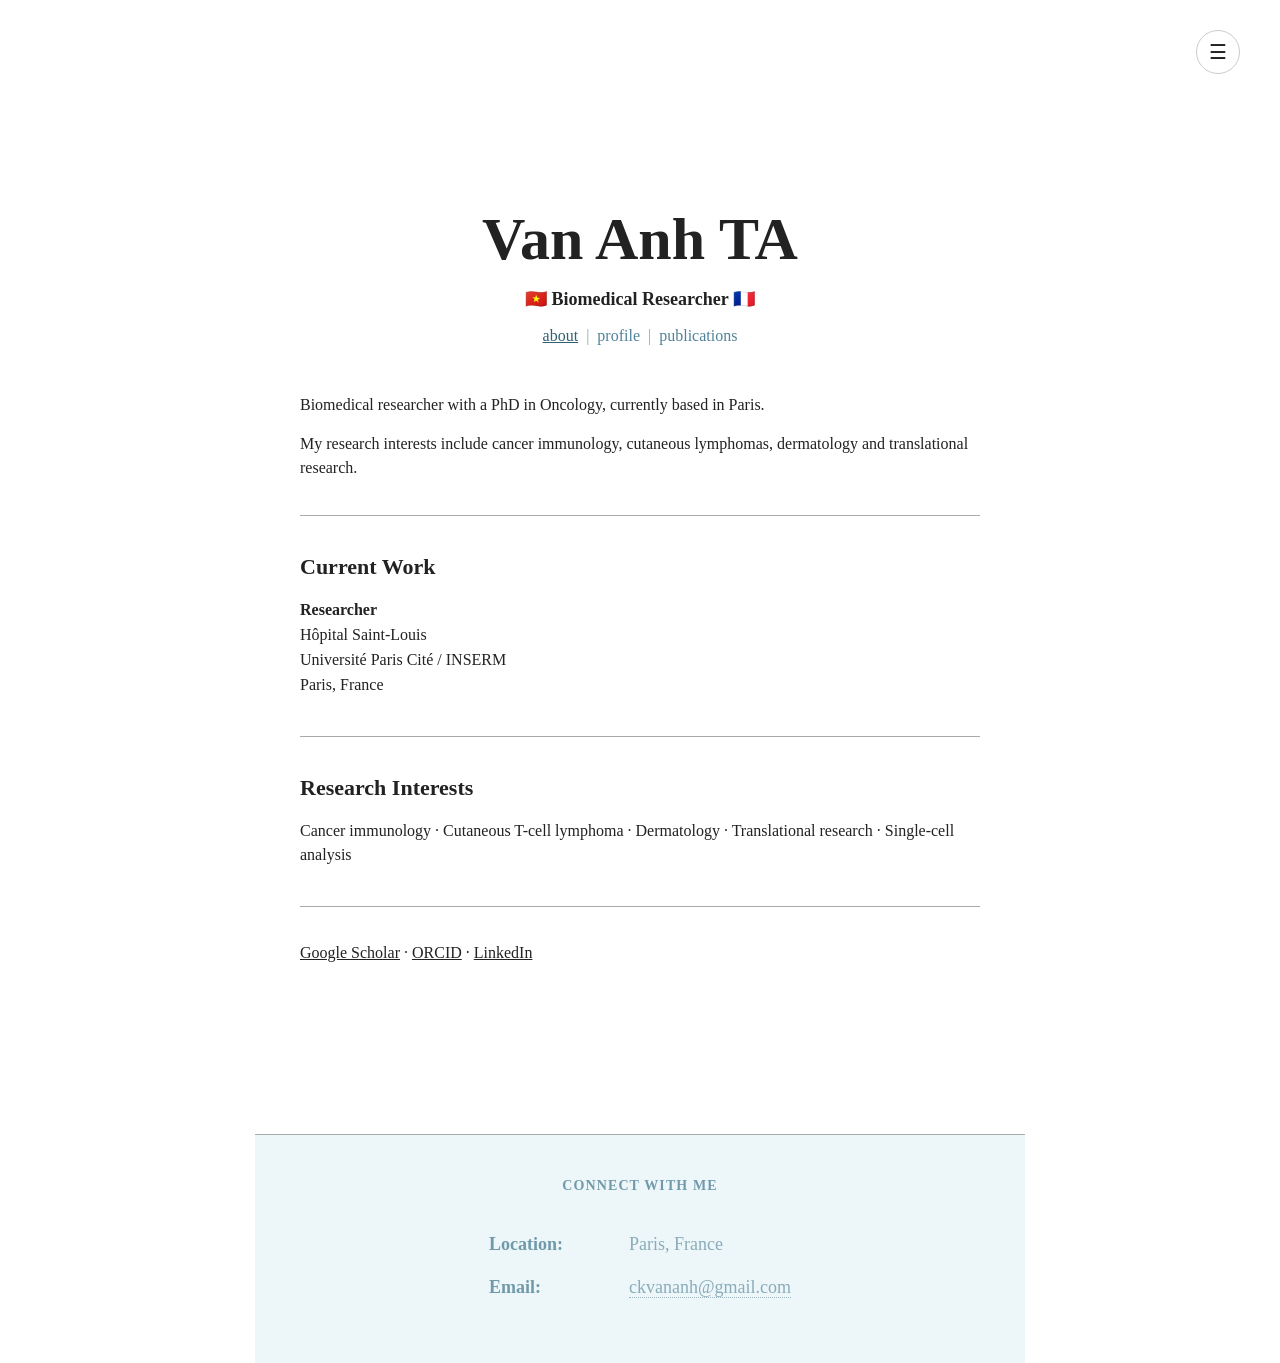
<file: index.html>
<!DOCTYPE html>
<html lang="en">
<head>
  <meta charset="UTF-8">

  <meta http-equiv="refresh" content="0; url=/en/">

  <script>
    window.location.replace("/en/");
  </script>

  <title>Van Anh TA</title>
</head>

<body>
  <p>
    Redirecting to
    <a href="/en/">English version</a>...
  </p>
</body>
</html>
</file>
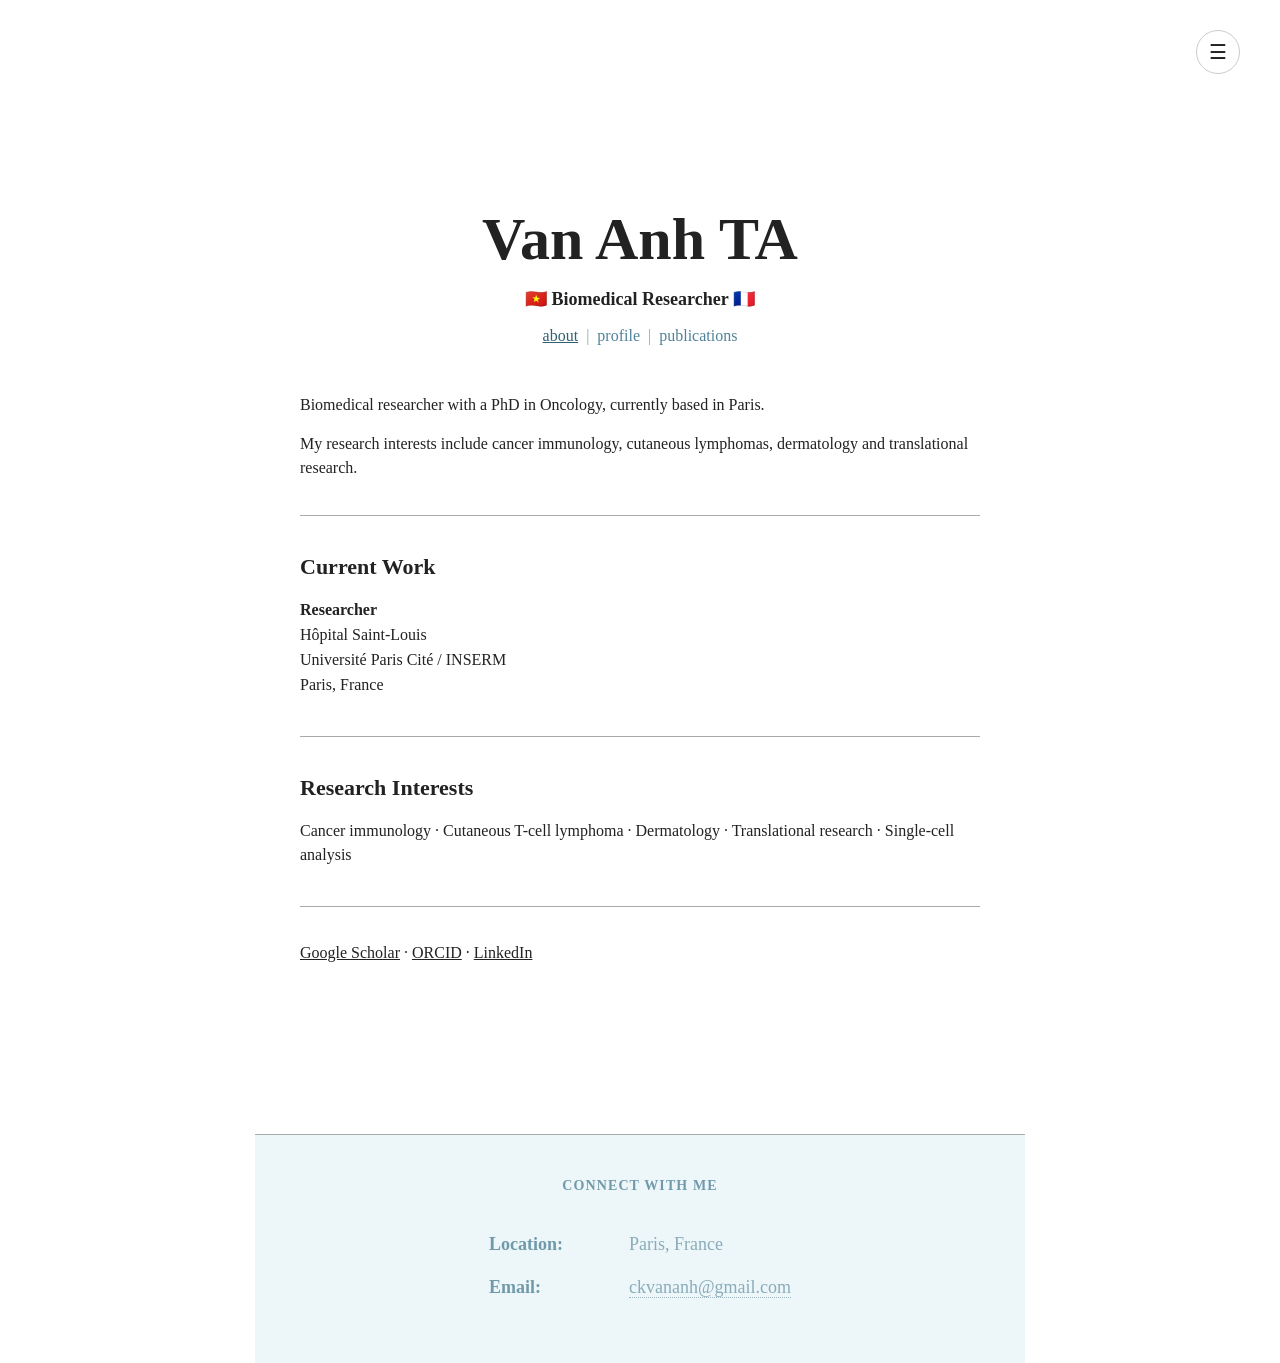
<file: en/index.html>
<!DOCTYPE html>
<html lang="en">

<head>
  <meta charset="UTF-8">

  <meta
    name="viewport"
    content="width=device-width, initial-scale=1.0"
  >

  <title>Van Anh TA</title>

  <meta
    name="description"
    content="Van Anh TA - Biomedical Researcher in oncology, immunology and dermatology."
  >

  <link
    rel="stylesheet"
    href="/assets/css/style.css"
  >
</head>


<body>

<div class="top-menu">

  <details class="dropdown">
    <summary>☰</summary>

    <div class="dropdown-menu">
      <div class="dropdown-divider"></div>
      <div class="dropdown-title">LANGUAGE</div>
      <a href="/en/">🇬🇧 English</a>
      <!-- Enable later -->
      <span class="disabled">🇫🇷 Français</span>
      <span class="disabled">🇻🇳 Tiếng Việt</span>

    </div>
  </details>

</div>

<div class="container">

  <header class="site-header">

    <h1>Van Anh TA</h1>

    <p class="subtitle">
      🇻🇳 Biomedical Researcher 🇫🇷
    </p>

    <nav>
      <a href="/en/" class="active">about</a>
      <span>|</span>

      <a href="/en/profile/">profile</a>
      <span>|</span>

      <a href="/en/publications/">publications</a>
    </nav>

  </header>


  <main>

    <p>
      Biomedical researcher with a PhD in Oncology,
      currently based in Paris.
    </p>

    <p>
      My research interests include cancer immunology,
      cutaneous lymphomas, dermatology and translational research.
    </p>


    <hr>


    <section>

      <h2>Current Work</h2>

      <p>
        <strong>Researcher</strong><br>
        Hôpital Saint-Louis<br>
        Université Paris Cité / INSERM<br>
        Paris, France
      </p>

    </section>


    <hr>


    <section>

      <h2>Research Interests</h2>

      <p>
        Cancer immunology · Cutaneous T-cell lymphoma ·
        Dermatology · Translational research · Single-cell analysis
      </p>

    </section>


    <hr>


    <section>

      <p>
        <a href="#">Google Scholar</a>
        ·
        <a href="#">ORCID</a>
        ·
        <a href="#">LinkedIn</a>
      </p>

    </section>

  </main>

</div>

<footer class="contact-footer">
  <div class="contact-inner">

    <h2>CONNECT WITH ME</h2>

    <div class="contact-list">

      <div class="contact-row">
        <div class="contact-label">Location:</div>
        <div class="contact-value">Paris, France</div>
      </div>

      <div class="contact-row">
        <div class="contact-label">Email:</div>
        <div class="contact-value">
          <a href="mailto:ckvananh@gmail.com">
            ckvananh@gmail.com
          </a>
        </div>
      </div>

    </div>

  </div>
</footer>

</body>
</html>
</file>
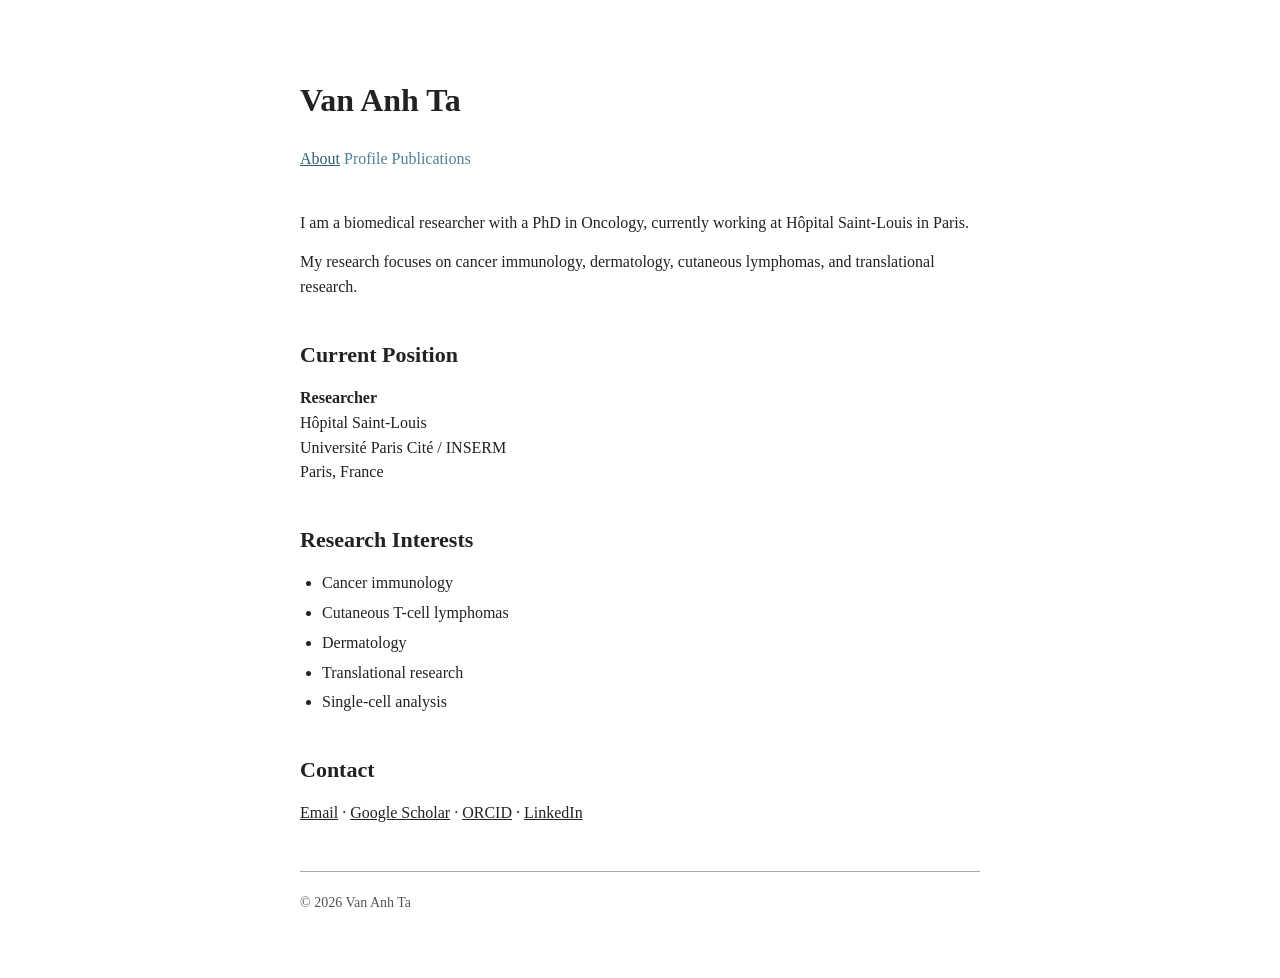
<file: fr/index.html>
<!DOCTYPE html>
<html lang="en">
<head>
  <meta charset="UTF-8">
  <meta name="viewport" content="width=device-width, initial-scale=1.0">

  <title>Van Anh Ta</title>
  <meta
    name="description"
    content="Academic profile of Van Anh Ta - biomedical researcher in oncology and immunology."
  >

  <link rel="stylesheet" href="/assets/css/style.css">
</head>

<body>

  <div class="container">

    <!-- Header -->
    <header>
      <h1>Van Anh Ta</h1>

      <nav>
        <a href="/" class="active">About</a>
        <a href="/profile/">Profile</a>
        <a href="/publications/">Publications</a>
      </nav>
    </header>

    <main>

      <!-- About -->
      <section class="intro">
        <p>
          I am a biomedical researcher with a PhD in Oncology,
          currently working at Hôpital Saint-Louis in Paris.
        </p>

        <p>
          My research focuses on cancer immunology, dermatology,
          cutaneous lymphomas, and translational research.
        </p>
      </section>


      <!-- Current position -->
      <section>
        <h2>Current Position</h2>

        <p>
          <strong>Researcher</strong><br>
          Hôpital Saint-Louis<br>
          Université Paris Cité / INSERM<br>
          Paris, France
        </p>
      </section>


      <!-- Research interests -->
      <section>
        <h2>Research Interests</h2>

        <ul>
          <li>Cancer immunology</li>
          <li>Cutaneous T-cell lymphomas</li>
          <li>Dermatology</li>
          <li>Translational research</li>
          <li>Single-cell analysis</li>
        </ul>
      </section>


      <!-- Contact -->
      <section>
        <h2>Contact</h2>

        <p>
          <a href="mailto:your.email@example.com">Email</a>
          ·
          <a href="#" target="_blank">Google Scholar</a>
          ·
          <a href="#" target="_blank">ORCID</a>
          ·
          <a href="#" target="_blank">LinkedIn</a>
        </p>
      </section>

    </main>


    <!-- Footer -->
    <footer>
      <p>© 2026 Van Anh Ta</p>
    </footer>

  </div>

</body>
</html>
</file>
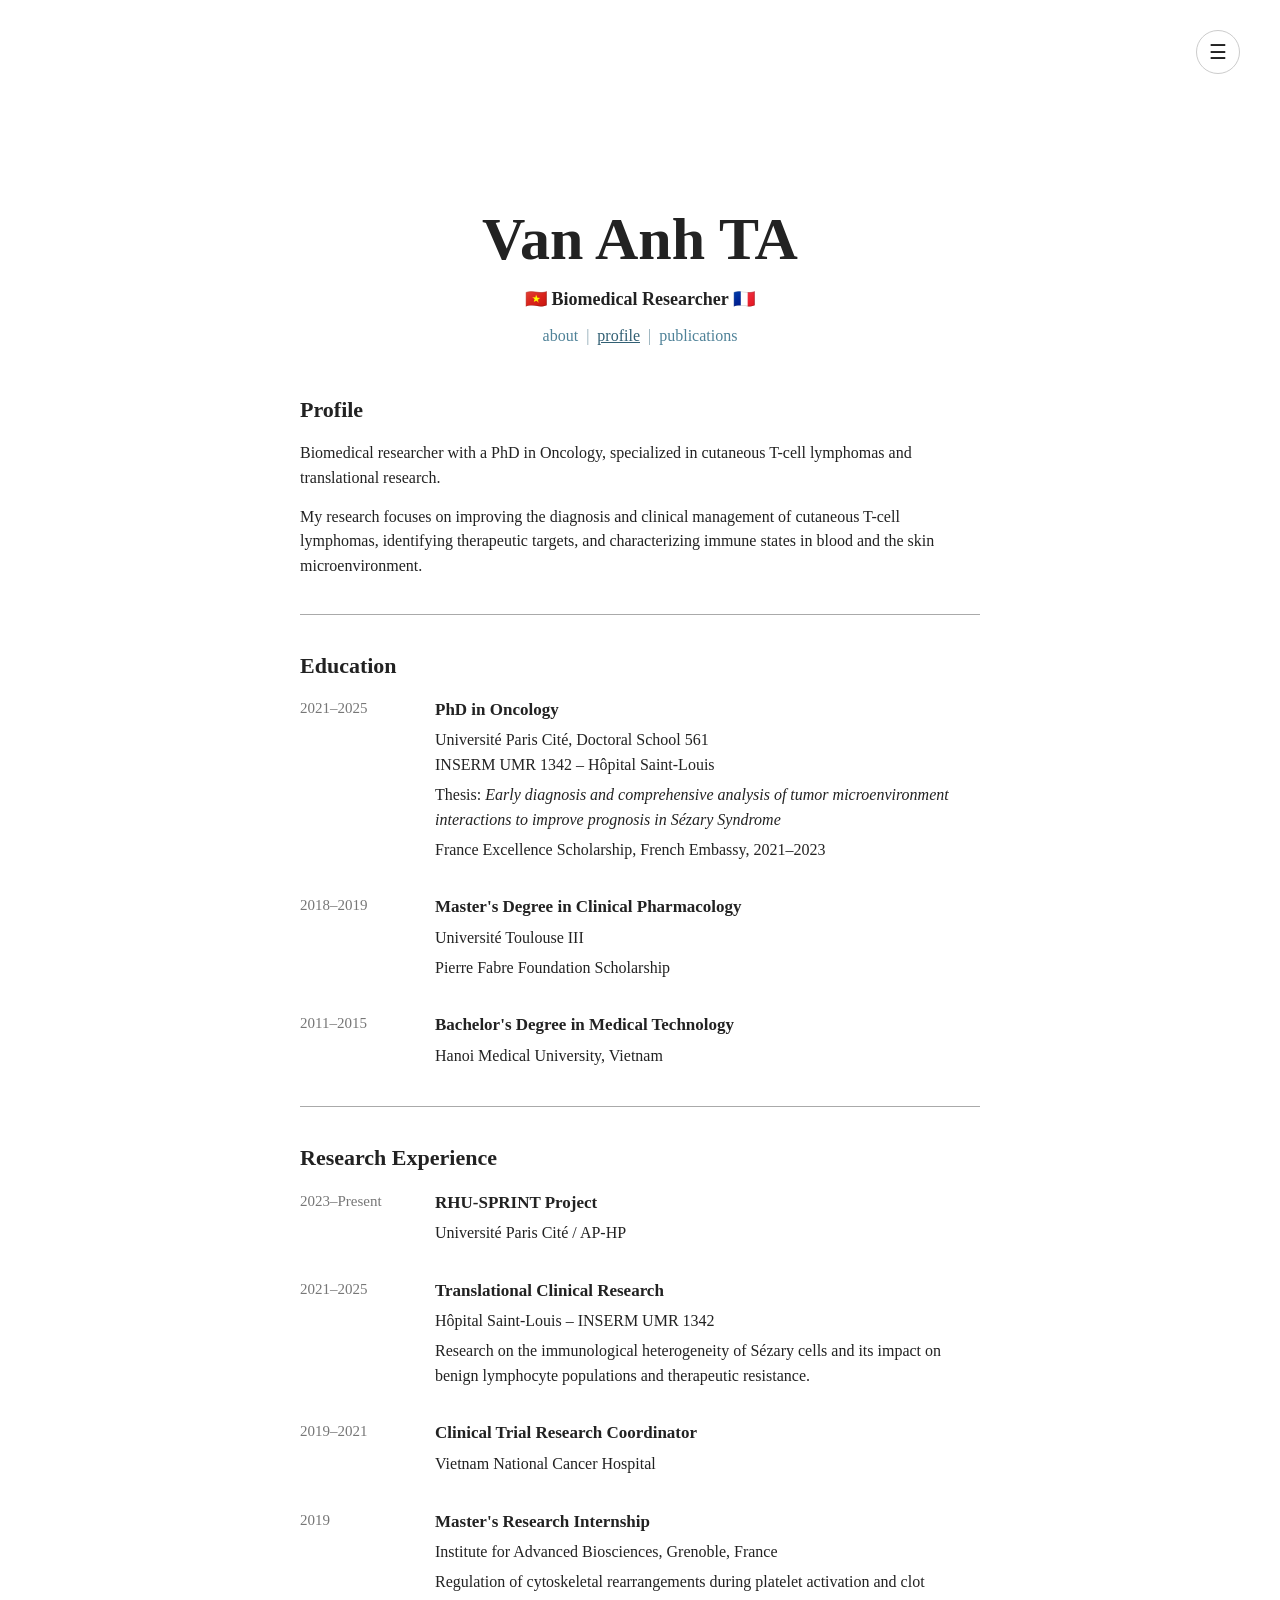
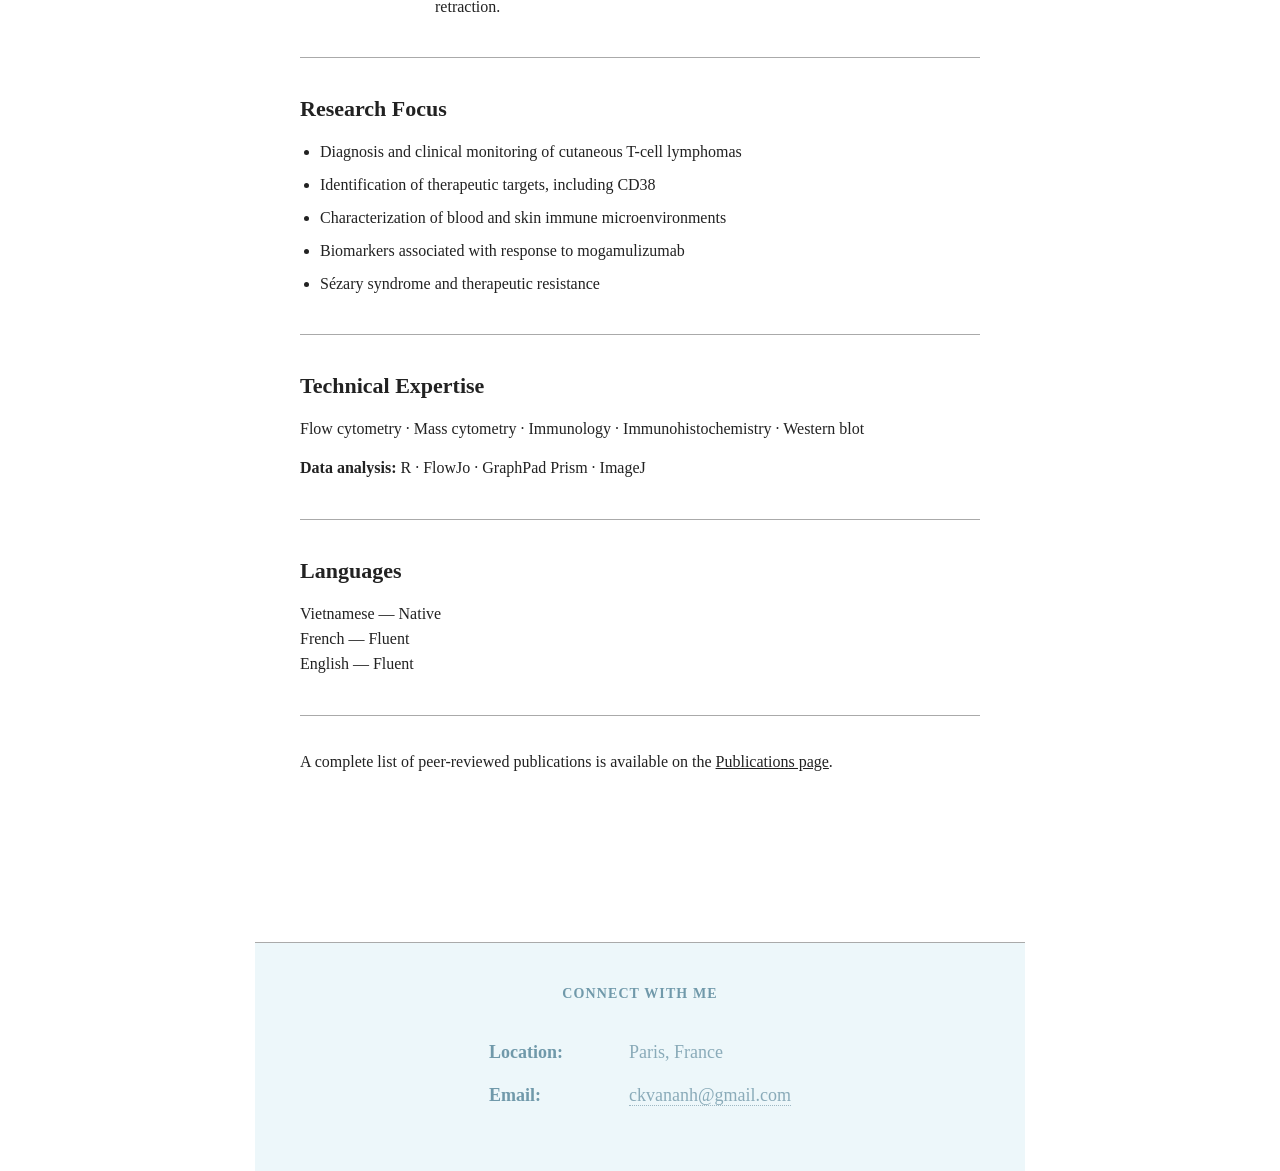
<file: en/profile/index.html>
<!DOCTYPE html>
<html lang="en">

<head>
  <meta charset="UTF-8">

  <meta
    name="viewport"
    content="width=device-width, initial-scale=1.0"
  >

  <title>Profile | Van Anh TA</title>

  <meta
    name="description"
    content="Academic profile of Van Anh TA, biomedical researcher specialized in cutaneous T-cell lymphomas, cancer immunology and translational research."
  >

  <link
    rel="stylesheet"
    href="/assets/css/style.css"
  >
</head>


<body>

  <!-- =========================
       Dropdown
  ========================== -->

  <div class="top-menu">

    <details class="dropdown">

      <summary>☰</summary>

      <div class="dropdown-menu">

        <div class="dropdown-title">PAGE</div>

        <a href="/en/">About</a>
        <a href="/en/profile/">Profile</a>
        <a href="/en/publications/">Publications</a>

        <div class="dropdown-divider"></div>

        <div class="dropdown-title">LANGUAGE</div>

        <a href="/en/profile/">🇬🇧 English</a>

        <span class="disabled">🇫🇷 Français</span>
        <span class="disabled">🇻🇳 Tiếng Việt</span>

      </div>

    </details>

  </div>


  <!-- =========================
       Header
  ========================== -->

  <div class="container">

    <header class="site-header">

      <h1>Van Anh TA</h1>

      <p class="subtitle">
        🇻🇳 Biomedical Researcher 🇫🇷
      </p>

      <nav>
        <a href="/en/">about</a>
        <span>|</span>

        <a href="/en/profile/" class="active">profile</a>
        <span>|</span>

        <a href="/en/publications/">publications</a>
      </nav>

    </header>


    <!-- =========================
         Profile
    ========================== -->

    <main>

      <section class="profile-intro">

        <h2>Profile</h2>

        <p>
          Biomedical researcher with a PhD in Oncology,
          specialized in cutaneous T-cell lymphomas and
          translational research.
        </p>

        <p>
          My research focuses on improving the diagnosis and
          clinical management of cutaneous T-cell lymphomas,
          identifying therapeutic targets, and characterizing
          immune states in blood and the skin microenvironment.
        </p>

      </section>


      <hr>


      <!-- Education -->

      <section>

        <h2>Education</h2>

        <div class="profile-entry">

          <div class="profile-year">
            2021–2025
          </div>

          <div class="profile-content">

            <strong>PhD in Oncology</strong>

            <p>
              Université Paris Cité, Doctoral School 561<br>
              INSERM UMR 1342 – Hôpital Saint-Louis
            </p>

            <p>
              Thesis:
              <em>
                Early diagnosis and comprehensive analysis of
                tumor microenvironment interactions to improve
                prognosis in Sézary Syndrome
              </em>
            </p>

            <p>
              France Excellence Scholarship,
              French Embassy, 2021–2023
            </p>

          </div>

        </div>


        <div class="profile-entry">

          <div class="profile-year">
            2018–2019
          </div>

          <div class="profile-content">

            <strong>
              Master's Degree in Clinical Pharmacology
            </strong>

            <p>
              Université Toulouse III
            </p>

            <p>
              Pierre Fabre Foundation Scholarship
            </p>

          </div>

        </div>


        <div class="profile-entry">

          <div class="profile-year">
            2011–2015
          </div>

          <div class="profile-content">

            <strong>
              Bachelor's Degree in Medical Technology
            </strong>

            <p>
              Hanoi Medical University, Vietnam
            </p>

          </div>

        </div>

      </section>


      <hr>


      <!-- Research Experience -->

      <section>

        <h2>Research Experience</h2>


        <div class="profile-entry">

          <div class="profile-year">
            2023–Present
          </div>

          <div class="profile-content">

            <strong>RHU-SPRINT Project</strong>

            <p>
              Université Paris Cité / AP-HP
            </p>

          </div>

        </div>


        <div class="profile-entry">

          <div class="profile-year">
            2021–2025
          </div>

          <div class="profile-content">

            <strong>
              Translational Clinical Research
            </strong>

            <p>
              Hôpital Saint-Louis – INSERM UMR 1342
            </p>

            <p>
              Research on the immunological heterogeneity
              of Sézary cells and its impact on benign
              lymphocyte populations and therapeutic resistance.
            </p>

          </div>

        </div>


        <div class="profile-entry">

          <div class="profile-year">
            2019–2021
          </div>

          <div class="profile-content">

            <strong>
              Clinical Trial Research Coordinator
            </strong>

            <p>
              Vietnam National Cancer Hospital
            </p>

          </div>

        </div>


        <div class="profile-entry">

          <div class="profile-year">
            2019
          </div>

          <div class="profile-content">

            <strong>Master's Research Internship</strong>

            <p>
              Institute for Advanced Biosciences,
              Grenoble, France
            </p>

            <p>
              Regulation of cytoskeletal rearrangements
              during platelet activation and clot retraction.
            </p>

          </div>

        </div>

      </section>


      <hr>


      <!-- Scientific Contributions -->

      <section>

        <h2>Research Focus</h2>

        <ul class="research-list">

          <li>
            Diagnosis and clinical monitoring of
            cutaneous T-cell lymphomas
          </li>

          <li>
            Identification of therapeutic targets,
            including CD38
          </li>

          <li>
            Characterization of blood and skin
            immune microenvironments
          </li>

          <li>
            Biomarkers associated with response
            to mogamulizumab
          </li>

          <li>
            Sézary syndrome and therapeutic resistance
          </li>

        </ul>

      </section>


      <hr>


      <!-- Technical Expertise -->

      <section>

        <h2>Technical Expertise</h2>

        <p>
          Flow cytometry · Mass cytometry · Immunology ·
          Immunohistochemistry · Western blot
        </p>

        <p>
          <strong>Data analysis:</strong>
          R · FlowJo · GraphPad Prism · ImageJ
        </p>

      </section>


      <hr>


      <!-- Languages -->

      <section>

        <h2>Languages</h2>

        <p>
          Vietnamese — Native<br>
          French — Fluent<br>
          English — Fluent
        </p>

      </section>


      <hr>


      <!-- Publications link -->

      <section>

        <p>
          A complete list of peer-reviewed publications
          is available on the
          <a href="/en/publications/">Publications page</a>.
        </p>

      </section>

    </main>

  </div>


  <!-- =========================
       Contact Footer
  ========================== -->

  <footer class="contact-footer">

    <div class="contact-inner">

      <h2>CONNECT WITH ME</h2>

      <div class="contact-list">

        <div class="contact-row">

          <div class="contact-label">
            Location:
          </div>

          <div class="contact-value">
            Paris, France
          </div>

        </div>


        <div class="contact-row">

          <div class="contact-label">
            Email:
          </div>

          <div class="contact-value">

            <a href="mailto:ckvananh@gmail.com">
              ckvananh@gmail.com
            </a>

          </div>

        </div>

      </div>

    </div>

  </footer>

</body>

</html>
</file>
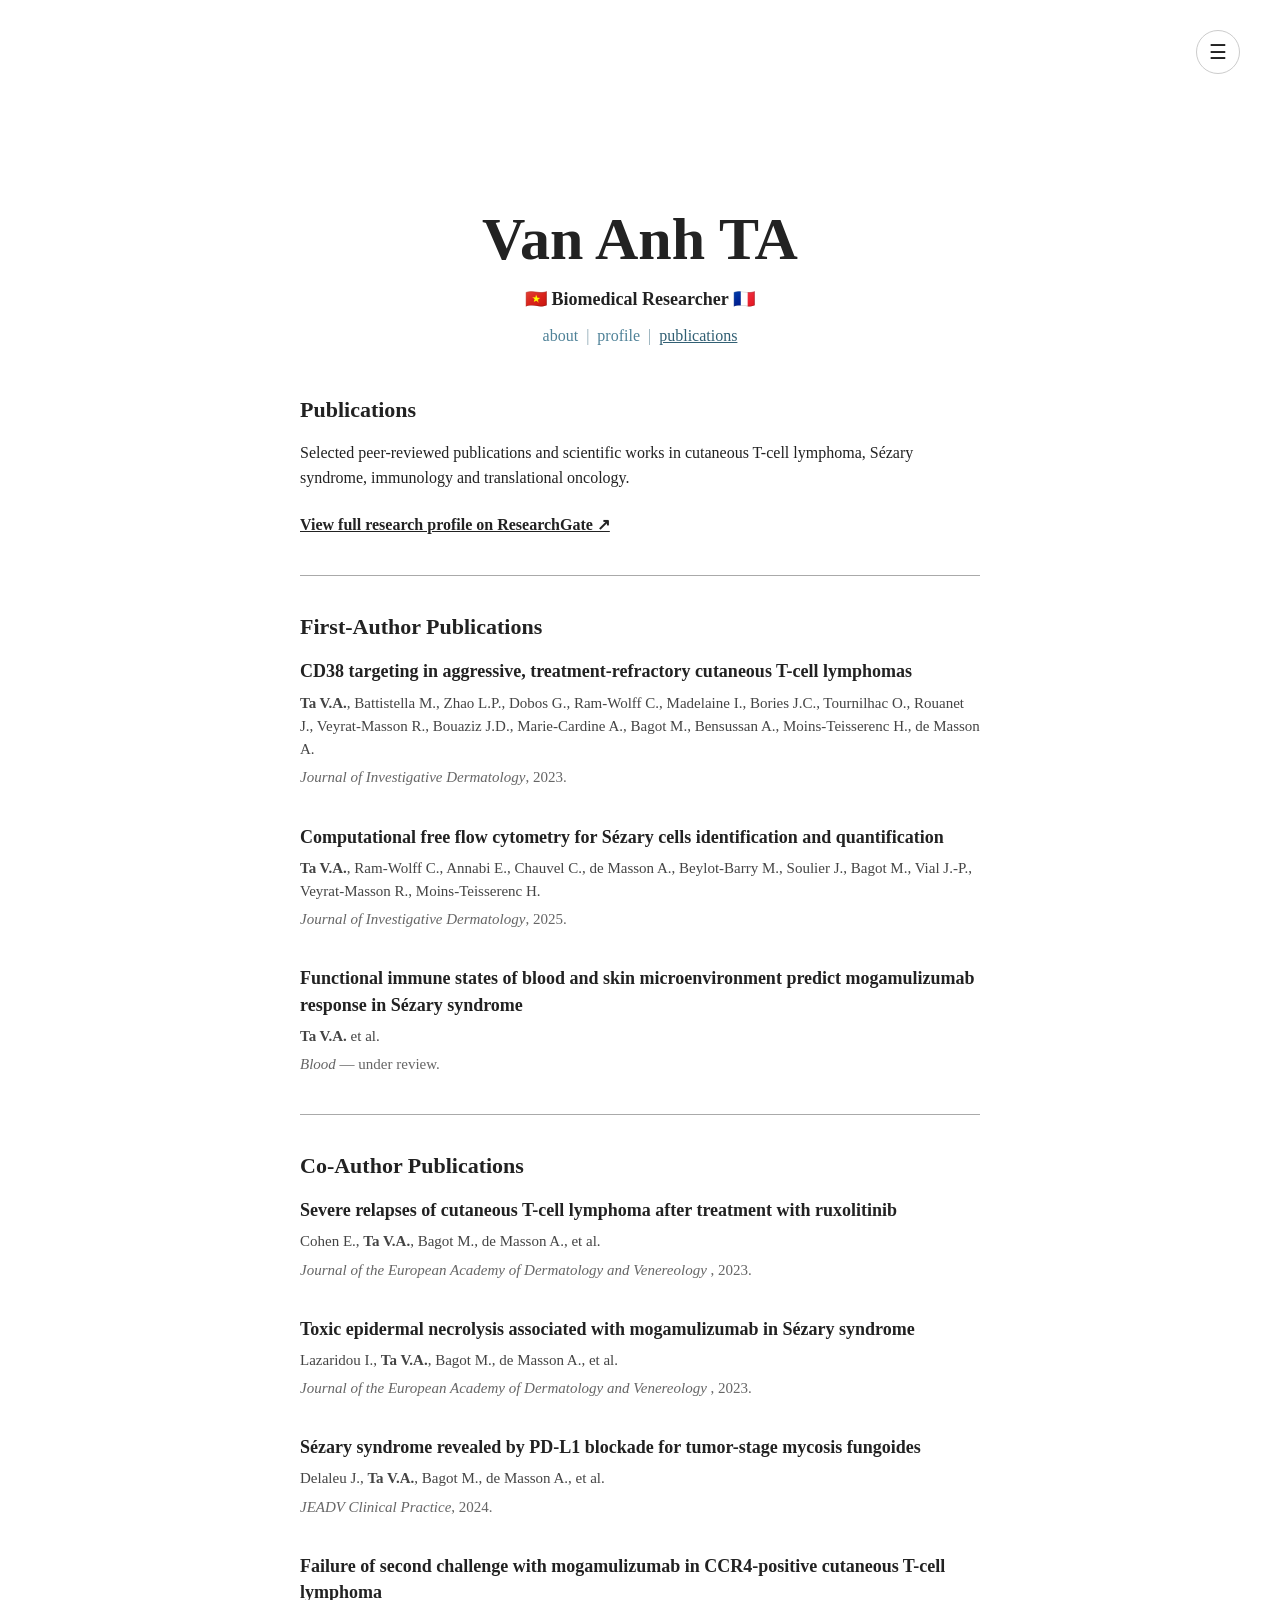
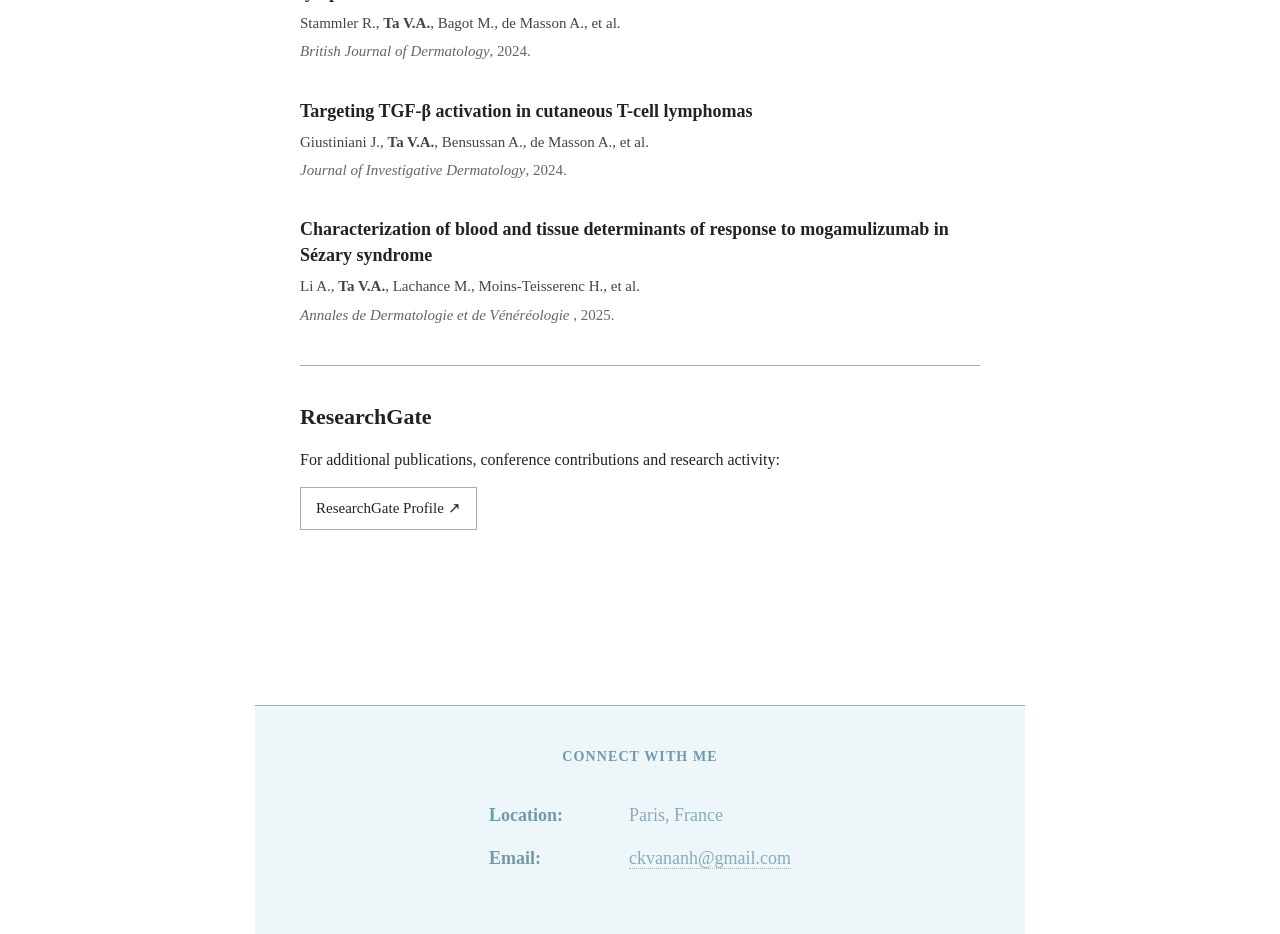
<file: en/publications/index.html>
<!DOCTYPE html>
<html lang="en">

<head>
  <meta charset="UTF-8">

  <meta
    name="viewport"
    content="width=device-width, initial-scale=1.0"
  >

  <title>Publications | Van Anh TA</title>

  <meta
    name="description"
    content="Scientific publications of Van Anh TA in cutaneous T-cell lymphoma, Sézary syndrome and cancer immunology."
  >

  <link
    rel="stylesheet"
    href="/assets/css/style.css"
  >
</head>


<body>

  <!-- =========================
       Dropdown
  ========================== -->

  <div class="top-menu">

    <details class="dropdown">

      <summary>☰</summary>

      <div class="dropdown-menu">

        <div class="dropdown-title">PAGE</div>

        <a href="/en/">About</a>
        <a href="/en/profile/">Profile</a>
        <a href="/en/publications/">Publications</a>

        <div class="dropdown-divider"></div>

        <div class="dropdown-title">LANGUAGE</div>

        <a href="/en/publications/">🇬🇧 English</a>
        <span class="disabled">🇫🇷 Français</span>
        <span class="disabled">🇻🇳 Tiếng Việt</span>

      </div>

    </details>

  </div>


  <!-- =========================
       Header
  ========================== -->

  <div class="container">

    <header class="site-header">

      <h1>Van Anh TA</h1>

      <p class="subtitle">
        🇻🇳 Biomedical Researcher 🇫🇷
      </p>

      <nav>
        <a href="/en/">about</a>
        <span>|</span>

        <a href="/en/profile/">profile</a>
        <span>|</span>

        <a href="/en/publications/" class="active">publications</a>
      </nav>

    </header>


    <!-- =========================
         Publications
    ========================== -->

    <main>

      <section>

        <h2>Publications</h2>

        <p>
          Selected peer-reviewed publications and scientific works
          in cutaneous T-cell lymphoma, Sézary syndrome,
          immunology and translational oncology.
        </p>

        <p class="researchgate-link">
          <a
            href="https://www.researchgate.net/profile/Ta-Thi-Van-Anh/research"
            target="_blank"
            rel="noopener noreferrer"
          >
            View full research profile on ResearchGate ↗
          </a>
        </p>

      </section>


      <hr>


      <!-- =========================
           First-author
      ========================== -->

      <section>

        <h2>First-Author Publications</h2>


        <article class="publication">

          <p class="publication-title">
            CD38 targeting in aggressive,
            treatment-refractory cutaneous T-cell lymphomas
          </p>

          <p class="publication-authors">
            <strong>Ta V.A.</strong>,
            Battistella M.,
            Zhao L.P.,
            Dobos G.,
            Ram-Wolff C.,
            Madelaine I.,
            Bories J.C.,
            Tournilhac O.,
            Rouanet J.,
            Veyrat-Masson R.,
            Bouaziz J.D.,
            Marie-Cardine A.,
            Bagot M.,
            Bensussan A.,
            Moins-Teisserenc H.,
            de Masson A.
          </p>

          <p class="publication-journal">
            <em>Journal of Investigative Dermatology</em>,
            2023.
          </p>

        </article>


        <article class="publication">

          <p class="publication-title">
            Computational free flow cytometry for
            Sézary cells identification and quantification
          </p>

          <p class="publication-authors">
            <strong>Ta V.A.</strong>,
            Ram-Wolff C.,
            Annabi E.,
            Chauvel C.,
            de Masson A.,
            Beylot-Barry M.,
            Soulier J.,
            Bagot M.,
            Vial J.-P.,
            Veyrat-Masson R.,
            Moins-Teisserenc H.
          </p>

          <p class="publication-journal">
            <em>Journal of Investigative Dermatology</em>,
            2025.
          </p>

        </article>


        <article class="publication">

          <p class="publication-title">
            Functional immune states of blood and skin
            microenvironment predict mogamulizumab response
            in Sézary syndrome
          </p>

          <p class="publication-authors">
            <strong>Ta V.A.</strong> et al.
          </p>

          <p class="publication-journal">
            <em>Blood</em> — under review.
          </p>

        </article>

      </section>


      <hr>


      <!-- =========================
           Co-author
      ========================== -->

      <section>

        <h2>Co-Author Publications</h2>


        <article class="publication">

          <p class="publication-title">
            Severe relapses of cutaneous T-cell lymphoma
            after treatment with ruxolitinib
          </p>

          <p class="publication-authors">
            Cohen E.,
            <strong>Ta V.A.</strong>,
            Bagot M.,
            de Masson A.,
            et al.
          </p>

          <p class="publication-journal">
            <em>
              Journal of the European Academy of Dermatology
              and Venereology
            </em>,
            2023.
          </p>

        </article>


        <article class="publication">

          <p class="publication-title">
            Toxic epidermal necrolysis associated with
            mogamulizumab in Sézary syndrome
          </p>

          <p class="publication-authors">
            Lazaridou I.,
            <strong>Ta V.A.</strong>,
            Bagot M.,
            de Masson A.,
            et al.
          </p>

          <p class="publication-journal">
            <em>
              Journal of the European Academy of Dermatology
              and Venereology
            </em>,
            2023.
          </p>

        </article>


        <article class="publication">

          <p class="publication-title">
            Sézary syndrome revealed by PD-L1 blockade
            for tumor-stage mycosis fungoides
          </p>

          <p class="publication-authors">
            Delaleu J.,
            <strong>Ta V.A.</strong>,
            Bagot M.,
            de Masson A.,
            et al.
          </p>

          <p class="publication-journal">
            <em>JEADV Clinical Practice</em>,
            2024.
          </p>

        </article>


        <article class="publication">

          <p class="publication-title">
            Failure of second challenge with mogamulizumab
            in CCR4-positive cutaneous T-cell lymphoma
          </p>

          <p class="publication-authors">
            Stammler R.,
            <strong>Ta V.A.</strong>,
            Bagot M.,
            de Masson A.,
            et al.
          </p>

          <p class="publication-journal">
            <em>British Journal of Dermatology</em>,
            2024.
          </p>

        </article>


        <article class="publication">

          <p class="publication-title">
            Targeting TGF-β activation
            in cutaneous T-cell lymphomas
          </p>

          <p class="publication-authors">
            Giustiniani J.,
            <strong>Ta V.A.</strong>,
            Bensussan A.,
            de Masson A.,
            et al.
          </p>

          <p class="publication-journal">
            <em>Journal of Investigative Dermatology</em>,
            2024.
          </p>

        </article>


        <article class="publication">

          <p class="publication-title">
            Characterization of blood and tissue determinants
            of response to mogamulizumab in Sézary syndrome
          </p>

          <p class="publication-authors">
            Li A.,
            <strong>Ta V.A.</strong>,
            Lachance M.,
            Moins-Teisserenc H.,
            et al.
          </p>

          <p class="publication-journal">
            <em>
              Annales de Dermatologie et de Vénéréologie
            </em>,
            2025.
          </p>

        </article>

      </section>


      <hr>


      <!-- =========================
           ResearchGate
      ========================== -->

      <section class="researchgate-section">

        <h2>ResearchGate</h2>

        <p>
          For additional publications, conference contributions
          and research activity:
        </p>

        <p>
          <a
            class="researchgate-button"
            href="https://www.researchgate.net/profile/Ta-Thi-Van-Anh/research"
            target="_blank"
            rel="noopener noreferrer"
          >
            ResearchGate Profile ↗
          </a>
        </p>

      </section>

    </main>

  </div>


  <!-- =========================
       Footer
  ========================== -->

  <footer class="contact-footer">

    <div class="contact-inner">

      <h2>CONNECT WITH ME</h2>

      <div class="contact-list">

        <div class="contact-row">

          <div class="contact-label">
            Location:
          </div>

          <div class="contact-value">
            Paris, France
          </div>

        </div>


        <div class="contact-row">

          <div class="contact-label">
            Email:
          </div>

          <div class="contact-value">

            <a href="mailto:ckvananh@gmail.com">
              ckvananh@gmail.com
            </a>

          </div>

        </div>

      </div>

    </div>

  </footer>

</body>

</html>
</file>
<file: assets/css/style.css>
/* =========================
   Base
========================= */

html {
  background: #ffffff;
}

body {
  margin: 0;
  color: #222;
  background: #ffffff;

  font-family:
    Georgia,
    "Times New Roman",
    serif;

  font-size: 16px;
  line-height: 1.55;
}


/* =========================
   Main container
========================= */

.container {
  width: min(680px, calc(100% - 40px));
  margin: 0 auto;
  padding: 55px 0 50px;
}


/* =========================
   Header
========================= */

.site-header {
  text-align: center;
  margin-top: 150px;   /* tăng khoảng cách phía trên */
  margin-bottom: 45px;
}

.site-header h1 {
  margin: 0;

  font-size: 60px;     /* khoảng gấp đôi 30px trước đó */
  font-weight: 700;
  line-height: 1.15;
}

.subtitle {
  margin: 12px 0 10px;

  font-size: 18px;
  font-weight: 700;
}

nav {
  font-size: 16px;
  line-height: 1.5;
}

nav a {
  color: #4f8298;
  text-decoration: none;
}

nav a:hover {
  color: #315f73;
  text-decoration: underline;
}

nav a.active {
  color: #315f73;
  text-decoration: underline;
}

nav span {
  color: #8aa7b3;
  margin: 0 4px;
}


/* =========================
   Main content
========================= */

main {
  margin-top: 40px;
}

section {
  margin: 0 0 38px;
}

h2 {
  margin: 0 0 14px;

  font-size: 22px;
  font-weight: 700;
}

p {
  margin: 0 0 14px;
}

ul {
  margin: 0;
  padding-left: 22px;
}

li {
  margin-bottom: 5px;
}


/* =========================
   Horizontal divider
========================= */

hr {
  border: 0;
  border-top: 1px solid #aaa;
  margin: 34px 0;
}


/* =========================
   Links
========================= */

a {
  color: #222;
}

main a {
  text-decoration: underline;
}


/* =========================
   Footer
========================= */

footer {
  margin-top: 45px;
  padding-top: 20px;

  border-top: 1px solid #aaa;

  font-size: 14px;
  color: #555;
}


/* =========================
   Responsive
========================= */

@media (max-width: 600px) {

  .container {
    width: calc(100% - 30px);
    padding-top: 35px;
  }

  .site-header h1 {
    font-size: 27px;
  }

  .subtitle {
    font-size: 17px;
  }

  nav {
    font-size: 15px;
  }

  h2 {
    font-size: 20px;
  }

}

/* =========================
   Contact Footer
========================= */

.contact-footer {
  width: min(680px, calc(100% - 40px));
  margin: 80px auto 0;

  background: #edf7fa;
  padding: 40px 45px 45px;
}

.contact-inner {
  width: 100%;
  margin: 0;
  text-align: center;
}

.contact-footer h2 {
  margin: 0 0 35px;

  font-family: Georgia, "Times New Roman", serif;
  font-size: 14px;   /* nhỏ khoảng một nửa */
  font-weight: 700;

  letter-spacing: 0.08em;
  text-transform: uppercase;

  color: #7099aa;
}

.contact-list {
  display: inline-block;
  margin: 0 auto;

  text-align: left;
}

.contact-row {
  display: grid;
  grid-template-columns: 120px 1fr;
  gap: 20px;

  margin-bottom: 18px;

  font-family: Georgia, "Times New Roman", serif;
  font-size: 18px;
  line-height: 1.4;
}

.contact-label {
  font-weight: 700;
  color: #7099aa;
}

.contact-value,
.contact-value a {
  color: #8aabb9;
}

.contact-value a {
  text-decoration: none;
  border-bottom: 1px dotted #9eb8c4;
}

.contact-value a:hover {
  color: #567f92;
}

/* Mobile */

@media (max-width: 600px) {

  .contact-footer {
    padding: 50px 0 60px;
  }

  .contact-inner {
    width: calc(100% - 30px);
  }

  .contact-footer h2 {
    font-size: 21px;
    margin-bottom: 35px;
  }

  .contact-list {
    margin-left: 0;
  }

  .contact-row {
    grid-template-columns: 100px 1fr;
    font-size: 17px;
    margin-bottom: 16px;
  }

}

/* =========================
   Top dropdown
========================= */

.top-menu {
  position: absolute;
  top: 30px;
  right: 40px;
  z-index: 100;
}

.dropdown {
  position: relative;
}

.dropdown summary {
  list-style: none;
  cursor: pointer;

  width: 42px;
  height: 42px;

  display: flex;
  align-items: center;
  justify-content: center;

  border: 1px solid #ccc;
  border-radius: 50%;

  background: white;

  font-size: 20px;
  color: #222;

  transition: background 0.2s ease;
}

.dropdown summary::-webkit-details-marker {
  display: none;
}

.dropdown summary:hover {
  background: #f3f3f3;
}


/* Dropdown box */

.dropdown-menu {
  position: absolute;
  top: 52px;
  right: 0;

  min-width: 190px;

  padding: 12px 0;

  background: white;

  border: 1px solid #ddd;

  box-shadow:
    0 4px 14px rgba(0, 0, 0, 0.08);

  text-align: left;
}


/* Links */

.dropdown-menu a,
.dropdown-menu span {
  display: block;

  padding: 8px 18px;

  font-family:
    Georgia,
    "Times New Roman",
    serif;

  font-size: 15px;

  text-decoration: none;
  color: #222;
}

.dropdown-menu a:hover {
  background: #f5f5f5;
}


/* Section titles */

.dropdown-title {
  padding: 7px 18px 5px;

  font-family:
    Arial,
    sans-serif;

  font-size: 10px;
  font-weight: 700;

  letter-spacing: 0.12em;

  color: #999;
}


/* Separator */

.dropdown-divider {
  height: 1px;
  background: #eee;
  margin: 8px 0;
}


/* Disabled languages */

.dropdown-menu .disabled {
  color: #aaa;
  cursor: default;
}


/* Mobile */

@media (max-width: 600px) {

  .top-menu {
    top: 20px;
    right: 20px;
  }

  .dropdown summary {
    width: 38px;
    height: 38px;
    font-size: 18px;
  }

}

/* =========================
   Profile page
========================= */

.profile-intro {
  margin-bottom: 35px;
}

.profile-entry {
  display: grid;
  grid-template-columns: 110px 1fr;
  gap: 25px;

  margin-bottom: 32px;
}

.profile-year {
  color: #777;
  font-size: 15px;
  white-space: nowrap;
}

.profile-content strong {
  font-size: 17px;
}

.profile-content p {
  margin: 5px 0 0;
}

.research-list {
  padding-left: 20px;
}

.research-list li {
  margin-bottom: 8px;
}


/* Mobile */

@media (max-width: 600px) {

  .profile-entry {
    grid-template-columns: 1fr;
    gap: 5px;
  }

  .profile-year {
    font-size: 14px;
    font-weight: 600;
  }

}

/* =========================
   Publications page
========================= */

.publication {
  margin-bottom: 34px;
}

.publication-title {
  margin: 0 0 7px;

  font-size: 18px;
  font-weight: 700;
  line-height: 1.45;
}

.publication-authors {
  margin: 0 0 5px;

  font-size: 15px;
  line-height: 1.55;

  color: #444;
}

.publication-journal {
  margin: 0;

  font-size: 15px;
  color: #666;
}


/* ResearchGate */

.researchgate-link {
  margin-top: 22px;
}

.researchgate-link a {
  font-weight: 600;
}

.researchgate-section {
  margin-bottom: 45px;
}

.researchgate-button {
  display: inline-block;

  padding: 9px 15px;

  border: 1px solid #aaa;

  color: #222;
  text-decoration: none;

  font-size: 15px;
}

.researchgate-button:hover {
  background: #f5f5f5;
  text-decoration: none;
}
</file>
